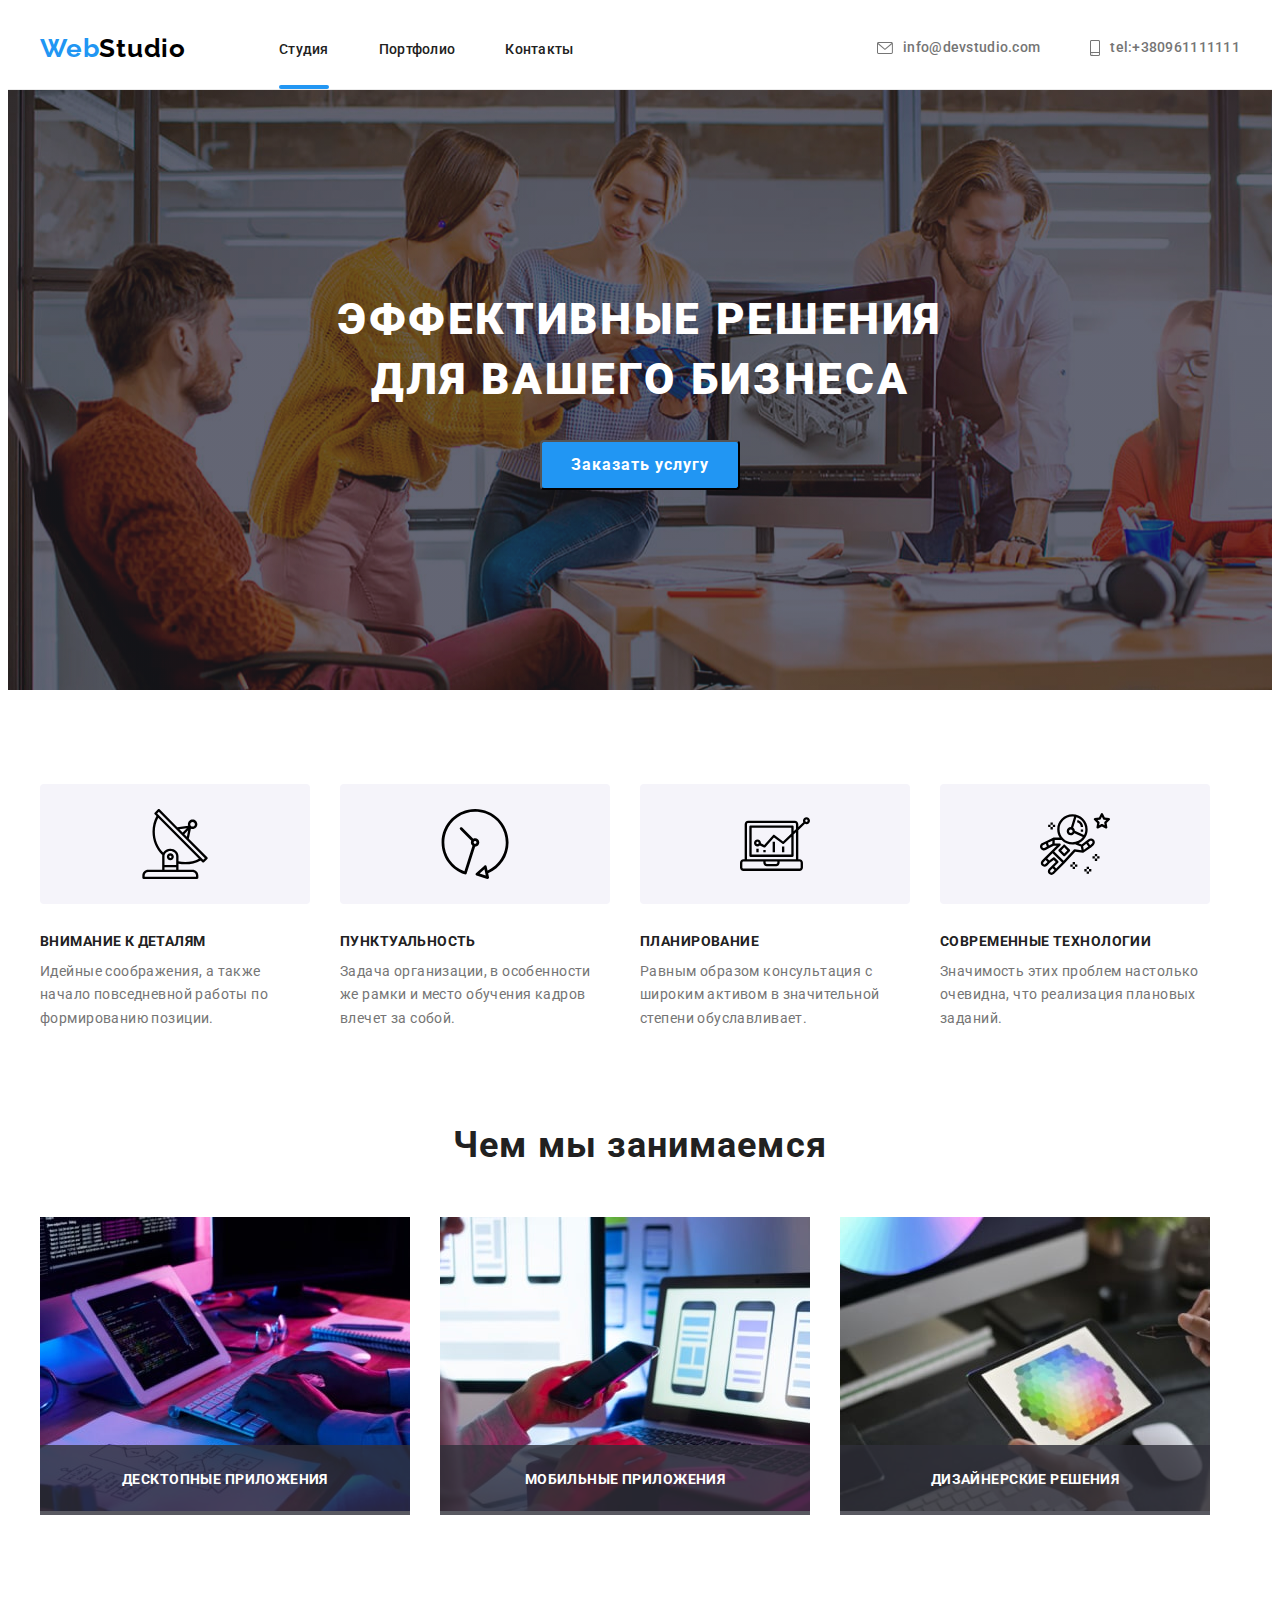
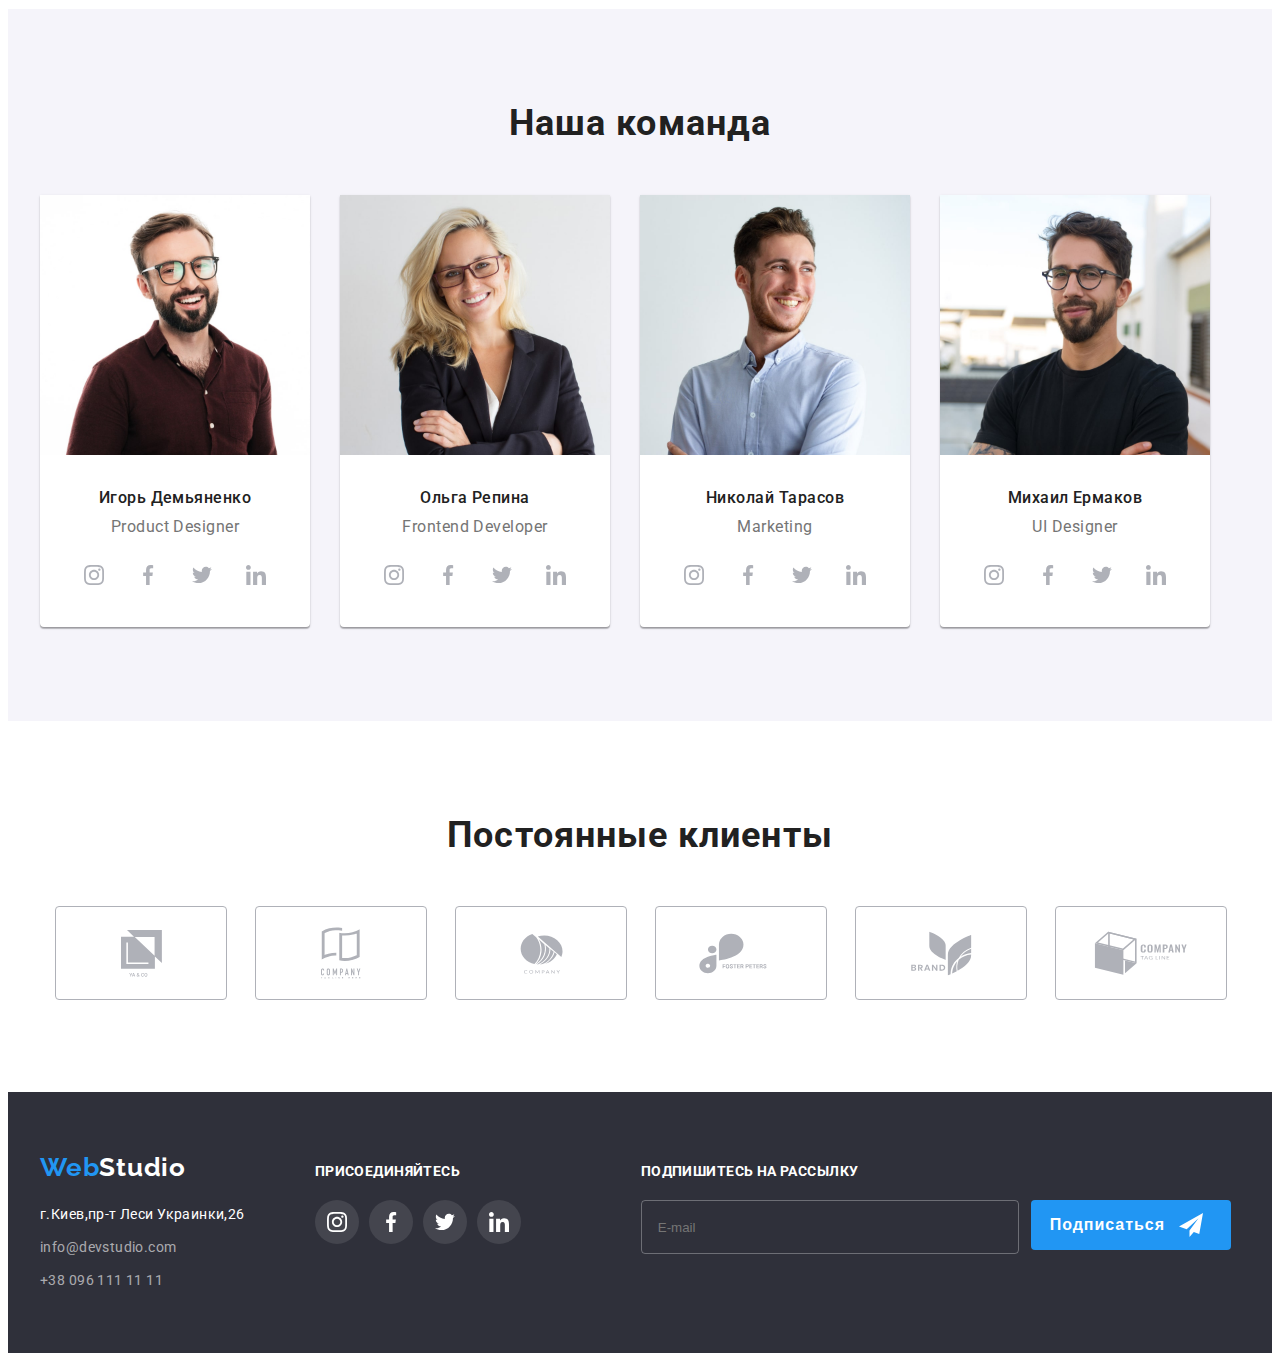
<file: index.html>
<!DOCTYPE html>
<html lang="ru">

<head>
    <meta charset="UTF-8">
    <meta http-equiv="X-UA-Compatible" content="IE=edge">
    <meta name="viewport" content="width=device-width, initial-scale=1.0">
    <title>WebStudio</title>
    <link rel="stylesheet" href="https://cdnjs.cloudflare.com/ajax/libs/modern-normalize/1.1.0/modern-normalize.min.css"
        integrity="sha512-wpPYUAdjBVSE4KJnH1VR1HeZfpl1ub8YT/NKx4PuQ5NmX2tKuGu6U/JRp5y+Y8XG2tV+wKQpNHVUX03MfMFn9Q=="
        crossorigin="anonymous" referrerpolicy="no-referrer" />   
    <link rel="stylesheet" href="./css/main.css">
    <link rel="preconnect" href="https://fonts.googleapis.com">
    <link rel="preconnect" href="https://fonts.gstatic.com" crossorigin>
    <link href="https://fonts.googleapis.com/css2?family=Roboto:wght@400;500;700;900&display=swap" rel="stylesheet">
    <link rel="preconnect" href="https://fonts.googleapis.com">
    <link rel="preconnect" href="https://fonts.gstatic.com" crossorigin>
    <link href="https://fonts.googleapis.com/css2?family=Raleway:wght@700&display=swap" rel="stylesheet">
</head>

<body>
    <header class="header">
        <div class="container header-container">
            <nav class="page-header-container">
                <a class="page-header-container__logo" lang="en" href="./index.html"><span class="logo-first">Web</span><span
                        class="logo-second">Studio</span></a>

                <ul class="nav-menu-list">
                    <li class="nav-menu-list__link" ><a class="nav-menu-list__item current" href="./index.html">Студия</a></li>
                    <li class="nav-menu-list__link" ><a class="nav-menu-list__item" href="./portfolio.html">Портфолио</a></li>
                    <li class="nav-menu-list__link" ><a class="nav-menu-list__item" href="">Контакты</a></li>
                </ul>
            </nav>
            <div class="header-right">
                    <li class="link">
                        <a class="link__item-connect" href="mailto:info@devstudio.com">info@devstudio.com
                            <svg class="link__header-icon" width="16" height="12">
                                <use class="link__header-icon-use" href="./images/sprite/Sprite.svg#icon-envelope-hover">
                                    "info@devstudio.com"
                    
                                </use>
                            </svg>
                        </a>
                    </li>
                    
                    <li class="link">
                        <a class="link__item-connect phone" href="tel:+380961111111">tel:+380961111111
                            <svg class="link__header-icon" width="10" height="16">
                                <use href="./images/sprite/Sprite.svg#icon-smartphone"></use>
                            </svg>
                        </a>
                    </li>
                
                
            </div>
        </div>
    </header>

    <main>
        <section>
            <div class="hero">
                <h1 class="hero__main">Эффективные решения для вашего бизнеса</h1>
                <button data-modal-open class="hero__btn-first" type="button">Заказать услугу</button>
            </div>

        </section>

        <section class="discription-a">
            <div class="container">
                <ul class="discription">
                    <li class="discription-list">
                        <div class="discription-card">
                            <svg class="discription-image" width="70" height="70">
                                <use href="./images/sprite/Sprite.svg#icon-antenna-1"></use>
                            </svg>
                        </div>
                        <h3 class="discription-chapter">Внимание к деталям</h3>
                        <p class="discription-text">Идейные соображения, а также начало повседневной работы по формированию
                            позиции.</p>
                    </li>
                    <li class="discription-list">
                        <div class="discription-card">
                            <svg class="discription-image" width="70" height="70">
                                <use href="./images/sprite/Sprite.svg#icon-Vector-1"></use>
                            </svg>
                        </div>
                        <h3 class="discription-chapter">Пунктуальность</h3>
                        <p class="discription-text">Задача организации, в особенности же рамки и место обучения кадров
                            влечет за собой.</p>
                    </li>
                    <li class="discription-list">
                        <div class="discription-card">
                            <svg class="discription-image" width="70" height="70">
                                <use href="./images/sprite/Sprite.svg#icon-diagram-1"></use>
                            </svg>
                        </div>
                        <h3 class="discription-chapter">Планирование</h3>
                        <p class="discription-text">Равным образом консультация с широким активом в значительной степени
                            обуславливает.</p>
                    </li>
                    <li class="discription-list">
                        <div class="discription-card">
                            <svg class="discription-image" width="70" height="70">
                                <use href="./images/sprite/Sprite.svg#icon-astronaut-1"></use>
                            </svg>
                        </div>
                        <h3 class="discription-chapter">Современные технологии</h3>
                        <p class="discription-text">Значимость этих проблем настолько очевидна, что реализация плановых
                            заданий.</p>
                    </li>
                </ul>
            </div>

        </section>

        <section class="main-job">
            <div class="container">
                <h2 class="photo">Чем мы занимаемся</h2>
                <ul class="tt-decor list-job">
                    <li class="list-job__image-link"><img src="./images/images-job/img1.jpg" width="370" height="294"
                                alt="Человек работает на планшете и стационарном компьютере">
                         <h3 class="list-job__fon">Десктопные приложения</h3>
                    </li>
                   
                    <li class="list-job__image-link"><img src="./images/images-job/img2.jpg" width="370" height="294">
                    <h3 class="list-job__fon">Мобильные приложения</h3></li>
                    <li class="list-job__image-link"><img src="./images/images-job/img3.jpg" width="370" height="294"
                            alt="Человек держит планшет с цветным графичным изображением">
                        <h3 class="list-job__fon">Дизайнерские решения</h3></li>
                </ul>
            </div>

        </section>

        <section class="section-command">
            <div class="container">
                <h2 class="command">Наша команда</h2>
                <ul class="discription">
                    <div class="discription__card-command">
                        <li>
                            <img src="./images/img-command/img1.jpg" width="270" height="260" alt="Сотрудник компании">
                            <h3 class="discription__name">Игорь Демьяненко</h3>
                            <p class="discription__profession" lang="en">Product Designer</p>
                            <ul class="container-soc tt-decor">
                                <li class="container-soc__soc">
                                    <a href="" class="container-soc__link-soc">
                                        <svg class="container-soc__icon-soc" width="20" height="20">
                                            <use href="./images/sprite/Sprite.svg#icon-instagram-2"></use>
                                        </svg>
                                    </a>
                                </li>
                                <li class="container-soc__soc">
                                    <a href="" class="container-soc__link-soc">
                                        <svg class="container-soc__icon-soc" width="20" height="20">
                                            <use href="./images/sprite/Sprite.svg#icon-facebook"></use>
                                        </svg>
                                    </a>
                                </li>
                                <li class="container-soc__soc">
                                    <a href="" class="container-soc__link-soc">
                                        <svg class="container-soc__icon-soc" width="20" height="20">
                                            <use href="./images/sprite/Sprite.svg#icon-twitter-1"></use>
                                        </svg>
                                    </a>
                                </li>
                                <li class="container-soc__soc">
                                    <a href="" class="container-soc__link-soc">
                                        <svg class="container-soc__icon-soc" width="20" height="20">
                                            <use href="./images/sprite/Sprite.svg#icon-linkedin-1"></use>
                                        </svg>
                                    </a>
                                </li>
                            </ul>
                        </li>
                    </div>
                    <div class="discription__card-command">
                        <li>
                            <img src="./images/img-command/img2.jpg" width="270" height="260" alt="Сотрудник компании">
                            <h3 class="discription__name">Ольга Репина</h3>
                            <p class="discription__profession" lang="en">Frontend Developer</p>
                            <ul class="container-soc tt-decor">
                                <li class="container-soc__soc">
                                    <a href="" class="container-soc__link-soc">
                                        <svg class="container-soc__icon-soc" width="20" height="20">
                                            <use href="./images/sprite/Sprite.svg#icon-instagram-2"></use>
                                        </svg>
                                    </a>
                                </li>
                                <li class="container-soc__soc">
                                    <a href="" class="container-soc__link-soc">
                                        <svg class="container-soc__icon-soc" width="20" height="20">
                                            <use href="./images/sprite/Sprite.svg#icon-facebook"></use>
                                        </svg>
                                    </a>
                                </li>
                                <li class="container-soc__soc">
                                    <a href="" class="container-soc__link-soc">
                                        <svg class="container-soc__icon-soc" width="20" height="20">
                                            <use href="./images/sprite/Sprite.svg#icon-twitter-1"></use>
                                        </svg>
                                    </a>
                                </li>
                                <li class="container-soc__soc">
                                    <a href="" class="container-soc__link-soc">
                                        <svg class="container-soc__icon-soc" width="20" height="20">
                                            <use href="./images/sprite/Sprite.svg#icon-linkedin-1"></use>
                                        </svg>
                                    </a>
                                </li>
                            </ul>
                        </li>
                    </div>
                    <div class="discription__card-command">
                        <li>
                            <img src="./images/img-command/img3.jpg" width="270" height="260" alt="Сотрудник компании">
                            <h3 class="discription__name">Николай Тарасов</h3>
                            <p class="discription__profession" lang="en">Marketing</p>
                            <ul class="container-soc tt-decor">
                                <li class="container-soc__soc">
                                    <a href="" class="container-soc__link-soc">
                                        <svg class="container-soc__icon-soc" width="20" height="20">
                                            <use href="./images/sprite/Sprite.svg#icon-instagram-2"></use>
                                        </svg>
                                    </a>
                                </li>
                                <li class="container-soc__soc">
                                    <a href="" class="container-soc__link-soc">
                                        <svg class="container-soc__icon-soc" width="20" height="20">
                                            <use href="./images/sprite/Sprite.svg#icon-facebook"></use>
                                        </svg>
                                    </a>
                                </li>
                                <li class="container-soc__soc">
                                    <a href="" class="container-soc__link-soc">
                                        <svg class="container-soc__icon-soc" width="20" height="20">
                                            <use href="./images/sprite/Sprite.svg#icon-twitter-1"></use>
                                        </svg>
                                    </a>
                                </li>
                                <li class="container-soc__soc">
                                    <a href="" class="container-soc__link-soc">
                                        <svg class="container-soc__icon-soc" width="20" height="20">
                                            <use href="./images/sprite/Sprite.svg#icon-linkedin-1"></use>
                                        </svg>
                                    </a>
                                </li>
                            </ul>
                        </li>
                    </div>
                    <div class="discription__card-command">
                        <li>
                            <img src="./images/img-command/img4.jpg" width="270" height="260" alt="Сотрудник компании">
                            <h3 class="discription__name">Михаил Ермаков</h3>
                            <p class="discription__profession" lang="en">UI Designer</p>
                            <ul class="container-soc tt-decor">
                                <li class="container-soc__soc">
                                    <a href="" class="container-soc__link-soc">
                                        <svg class="container-soc__icon-soc" width="20" height="20">
                                            <use href="./images/sprite/Sprite.svg#icon-instagram-2"></use>
                                        </svg>
                                    </a>
                                </li>
                                <li class="container-soc__soc">
                                    <a href="" class="container-soc__link-soc">
                                        <svg class="container-soc__icon-soc" width="20" height="20">
                                            <use href="./images/sprite/Sprite.svg#icon-facebook"></use>
                                        </svg>
                                    </a>
                                </li>
                                <li class="container-soc__soc">
                                    <a href="" class="container-soc__link-soc">
                                        <svg class="container-soc__icon-soc" width="20" height="20">
                                            <use href="./images/sprite/Sprite.svg#icon-twitter-1"></use>
                                        </svg>
                                    </a>
                                </li>
                                <li class="container-soc__soc">
                                    <a href="" class="container-soc__link-soc">
                                        <svg class="container-soc__icon-soc" width="20" height="20">
                                            <use href="./images/sprite/Sprite.svg#icon-linkedin-1"></use>
                                        </svg>
                                    </a>
                                </li>
                            </ul>
                        </li>
                    </div>
                </ul>
            </div>
        </section>
        <section class="section-company">
            <div class="container">
                <h2 class="section-company__clients">Постоянные клиенты</h2>
                <ul class="companys">

                    <li class="companys__list-company  tt-decor">
                        <a href="" class="companys__link-company">
                            <svg class="companys__company-icon" width="41" height="47">
                                <use href="./images/sprite/Sprite.svg#icon-Union"></use>
                            </svg>
                        </a>
                    </li>
                    <li class="companys__list-company tt-decor">
                        <a href="" class="companys__link-company">
                            <svg class="companys__company-icon" width="40" height="52">
                                <use href="./images/sprite/Sprite.svg#icon-group"></use>
                            </svg>
                        </a>
                    </li>
                    <li class="companys__list-company tt-decor">
                        <a href="" class="companys__link-company">
                            <svg class="companys__company-icon" width="43" height="41">
                                <use href="./images/sprite/Sprite.svg#icon-group-1"></use>
                            </svg>
                        </a>
                    </li>
                    <li class="companys__list-company tt-decor">
                        <a href="" class="companys__link-company">
                            <svg class="companys__company-icon" width="84" height="41">
                                <use href="./images/sprite/Sprite.svg#icon-group-2"></use>
                            </svg>
                        </a>
                    </li>
                    <li class="companys__list-company tt-decor">
                        <a href="" class="companys__link-company">
                            <svg class="companys__company-icon" width="63" height="45">
                                <use href="./images/sprite/Sprite.svg#icon-group-3-1"></use>
                            </svg>
                        </a>
                    </li>
                    <li class="companys__list-company tt-decor">
                        <a href="" class="companys__link-company">
                            <svg class="companys__company-icon" width="94" height="44">
                                <use href="./images/sprite/Sprite.svg#icon-group-4-1"></use>
                            </svg>
                        </a>
                    </li>
            </div>
            </ul>
            </div>
        </section>
    </main>

    <footer class="footer">
        <div class="container footer-container">
            <div class="footer-logo-contact">
                <a class="logo-footer" lang="en" href="./index.html"><span class="logo-first">Web</span><span
                        class="logo-second-w">Studio</span></a>
                <ul class="footer-contact-list">
                    <li class="footer-contact-list__footer-contact"><a class="footer-contact-list__map-item" href="https://goo.gl/maps/ncEjKkmwe7wm9tHb9"
                            rel="noopener noreferrer">г.Киев,пр-т Леси Украинки,26</a></li>
                    <li class="footer-contact-list__footer-contact"><a class="footer-contact-list__email" href="mailto:info@devstudio.com">info@devstudio.com</a>
                    </li>
                    <li class="footer-contact-list__footer-contact"><a class="footer-contact-list__tel" href="tel:+380961111111">+38 096 111 11 11</a></li>
                </ul>
            </div>
            <div>
                <h3 class="footer-text">ПРИСОЕДИНЯЙТЕСЬ</h3>
                <ul class="footer-soc tt-decor">
                    <li class="footer-soc__footer-list">
                        <a href="" class="footer-soc__footer-link">
                            <svg class="footer-soc__footer-image" width="20" height="20">
                                <use href="./images/sprite/Sprite.svg#icon-instagram-2"></use>
                            </svg>
                        </a>
                    </li>
                    <li class="footer-soc__footer-list">
                        <a href="" class="footer-soc__footer-link">
                            <svg class="footer-soc__footer-image" width="20" height="20">
                                <use href="./images/sprite/Sprite.svg#icon-facebook"></use>
                            </svg>
                        </a>
                    </li>
                    <li class="footer-soc__footer-list">
                        <a href="" class="footer-soc__footer-link">
                            <svg class="footer-soc__footer-image" width="20" height="20">
                                <use href="./images/sprite/Sprite.svg#icon-twitter-1"></use>
                            </svg>
                        </a>
                    </li>
                    <li class="footer-soc__footer-list">
                        <a href="" class="footer-soc__footer-link">
                            <svg class="footer-soc__footer-image" width="20" height="20">
                                <use href="./images/sprite/Sprite.svg#icon-linkedin-1"></use>
                            </svg>
                        </a>
                    </li>
                </ul>
                </div>
                <div class="footer-link-second">
                    <h3 class="footer-text-subscribe">Подпишитесь на рассылку</h3>
                    <form class="footer-subscribe">
                        <input name="email" type="email" placeholder="E-mail" class="footer-subscribe__input">
                        <div class="footer-subscribe__footer-container-second">
                            <button class="footer-subscribe__footer-btn" type="submit">Подписаться</button>
                            <svg class="footer-subscribe__footer-svg-telegram" width="24" height="24">
                                <use href="./images/sprite/Sprite.svg#icon-Telegram"></use>
                            </svg>
                        </div>
                    </form>
                </div>
       </div>
    </footer>

    <div class="backdrop is-hidden" data-modal>
        <div class="modal">
            <button class="modal__link" type="button" data-modal-close>
                <svg class="modal__img" width="11" height="11">
                    <use href="./images/sprite/Sprite.svg#icon-Close"></use>
                </svg>
            </button>
            <form>
                <b class="modal__title">Оставьте свои данные, мы вам перезвоним</b>
                
                <div class="modal__form-field">
                    <label for="modal__input-name" class="modal__form-label">Имя</label>
                    <span class="modal__input-wrap">
                        <input type="text" id="input-name" class="modal__form-input" name="modal-name">
                        <svg class="modal__form-icon" width="12" height="12">
                            <use href="./images/sprite/Sprite.svg#icon-User"></use>
                        </svg>
                    </span>
                    
                </div>
              
                <div class="modal__form-field">
                    <label for="tel" class="modal__form-label">Телефон</label>
                    <span class="modal__input-wrap">
                    <input type="tel" id="input-tel" class="modal__form-input" name="modal-tel">
                    <svg class="modal__form-icon" width="13" height="13">
                        <use href="./images/sprite/Sprite.svg#icon-Telephone"></use>
                    </svg>
                    </span>
                </div>
                
                <div class="modal__form-field">
                    <label for="input-email" class="modal__form-label">Почта</label>
                    <span class="modal__input-wrap">
                    <input type="email" id="input-email" class="modal__form-input" name="modal-email">
                    <svg class="modal__form-icon" width="15" height="12">
                        <use href="./images/sprite/Sprite.svg#icon-Email"></use>
                    </svg>
                    </span>
                </div>
                <div class="modal__form-field">
                    <label for="comment" class="modal__form-label">Комментарий</label>
                    <textarea name="modal-comment" id="comment" placeholder="Введите текст" class="modal__comment"></textarea>
                </div>
                <div class="modal__form-field-end">
                    <input type="checkbox" class="modal__checkbox visually-hidden" name="policy" id="check">
                    <label for="check" class="modal__check-label">
                        <span class="modal__label-check">
                            <svg width="11" height="8">
                                <use href="./images/sprite/Sprite.svg#icon-Ok"></use>
                            </svg>
                        </span>Соглашаюсь с рассылкой и принимаю <a class="modal__contract" href="#"> Условия договора </a> </label>
                </div>
                <button type="submit" class="modal__btn">Отправить</button>
                

            </form>
        </div>
    </div>

    <script>
        (() => {
                const refs = {
                    openModalBtn: document.querySelector('[data-modal-open]'),
                    closeModalBtn: document.querySelector('[data-modal-close]'),
                    modal: document.querySelector('[data-modal]'),
                };

                refs.openModalBtn.addEventListener('click', toggleModal);
                refs.closeModalBtn.addEventListener('click', toggleModal);

                function toggleModal() {
                    refs.modal.classList.toggle('is-hidden');
                }
            })();
    </script>
</body>

</html>
</file>
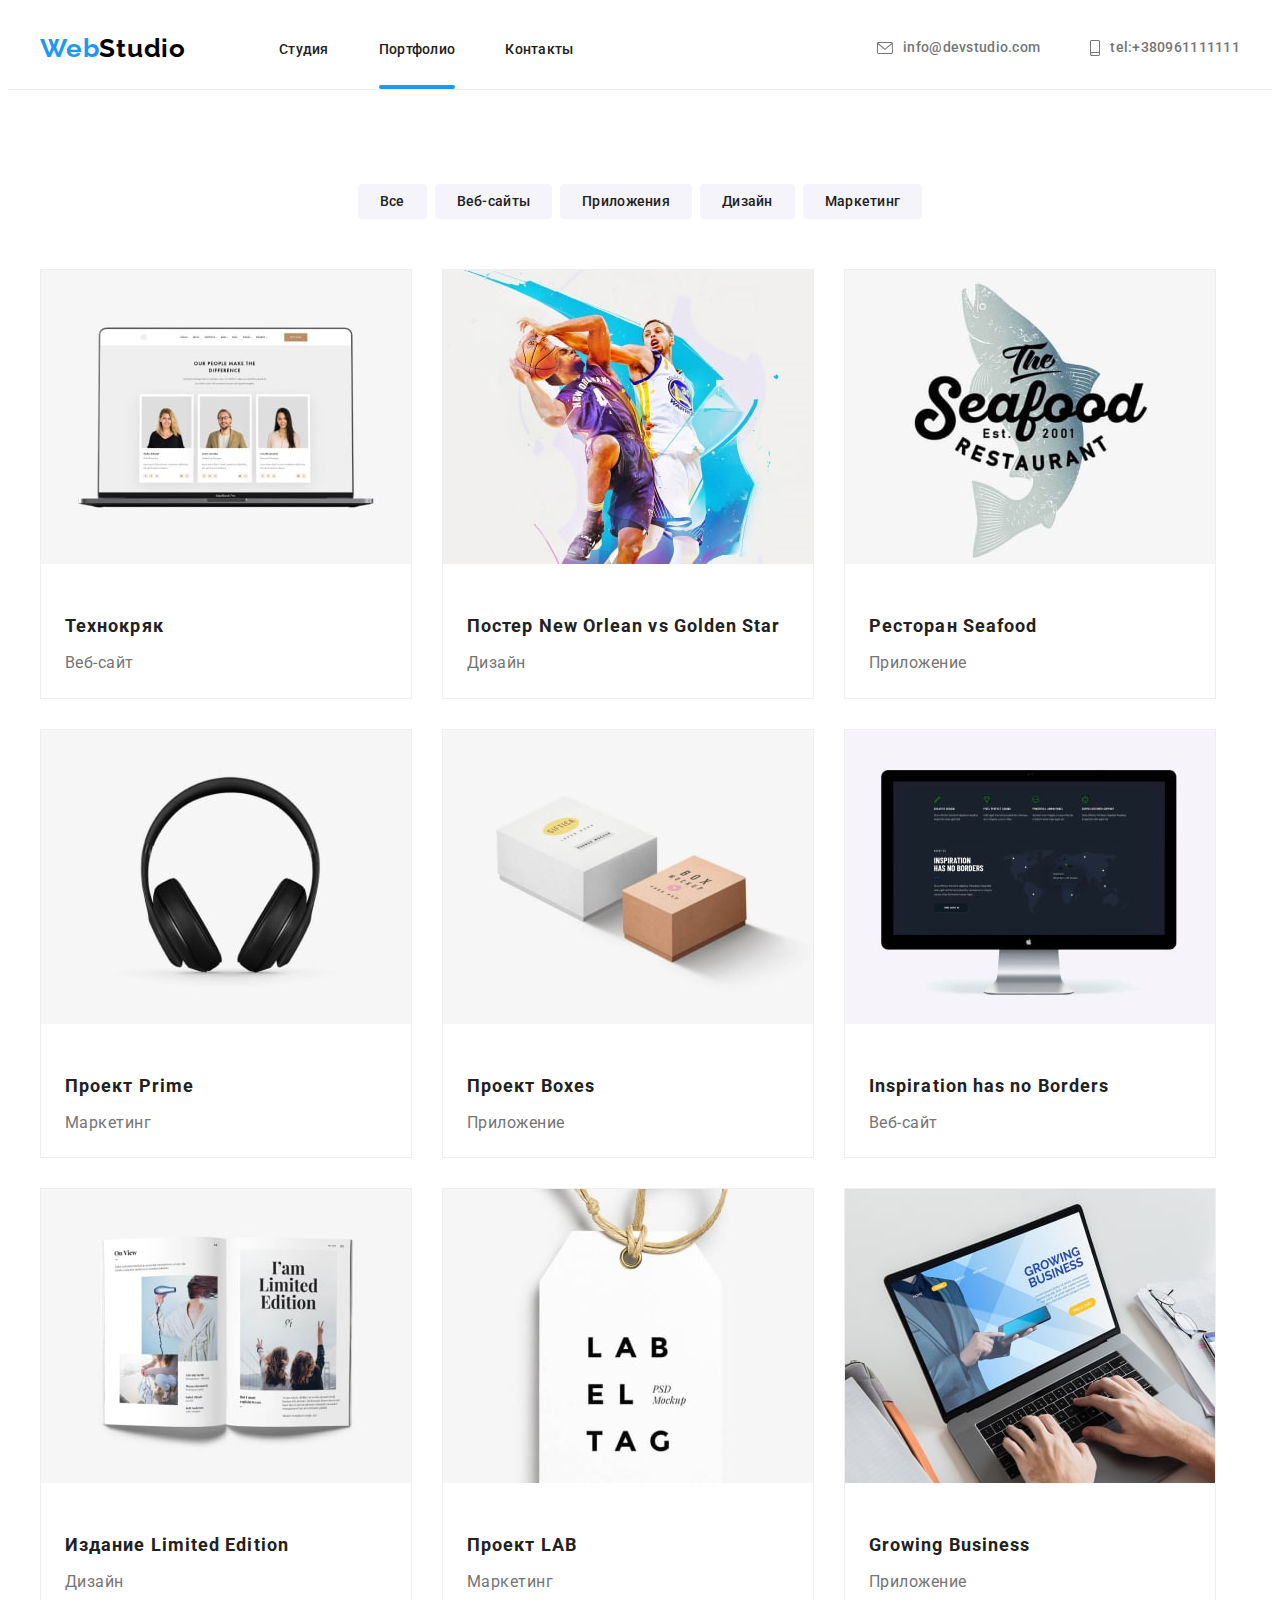
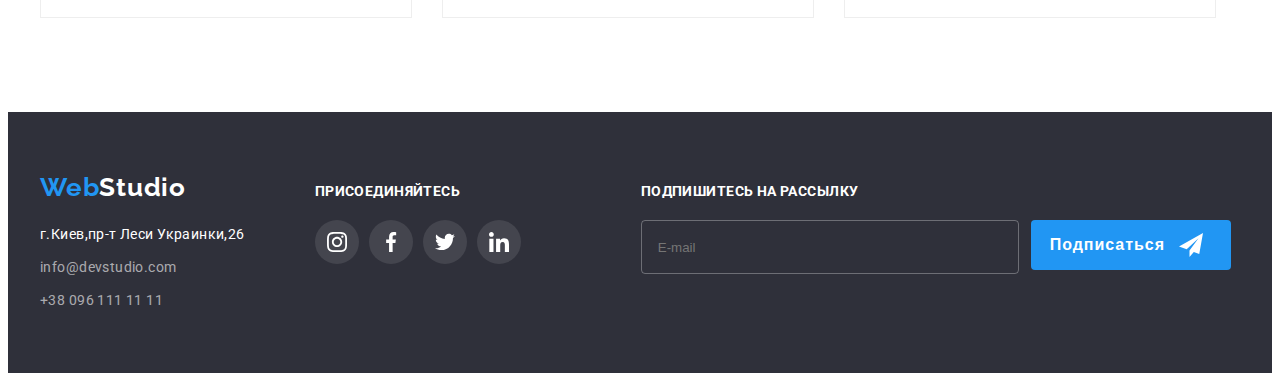
<file: portfolio.html>
<!DOCTYPE html>
<html lang="ru">

<head>
    <meta charset="UTF-8">
    <meta http-equiv="X-UA-Compatible" content="IE=edge">
    <meta name="viewport" content="width=device-width, initial-scale=1">
    <title>Портфолио</title>
    <link rel="stylesheet" href="https://cdnjs.cloudflare.com/ajax/libs/modern-normalize/1.1.0/modern-normalize.min.css"
        integrity="sha512-wpPYUAdjBVSE4KJnH1VR1HeZfpl1ub8YT/NKx4PuQ5NmX2tKuGu6U/JRp5y+Y8XG2tV+wKQpNHVUX03MfMFn9Q=="
        crossorigin="anonymous" referrerpolicy="no-referrer" />
    <link rel="stylesheet" href="./css/portfolio.css">
    <link rel="preconnect" href="https://fonts.googleapis.com">
    <link rel="preconnect" href="https://fonts.gstatic.com" crossorigin>
    <link href="https://fonts.googleapis.com/css2?family=Roboto:wght@400;500;700;900&display=swap" rel="stylesheet">
    <link rel="preconnect" href="https://fonts.googleapis.com">
    <link rel="preconnect" href="https://fonts.gstatic.com" crossorigin>
    <link href="https://fonts.googleapis.com/css2?family=Raleway:wght@700&display=swap" rel="stylesheet">
</head>

<body>
    <header class="header">
        <div class="container header-container">
            <nav class="page-header-container">
                <a class="nav-logo" lang="en" href="./index.html"> <span class="logo-first">Web</span><span
                        class="logo-second">Studio</span></a>
                <ul class="nav-menu">
                    <li class="menu"><a class="item" href="./index.html">Студия</a></li>
                    <li class="menu"><a class="item current" href="./portfolio.html">Портфолио</a></li>
                    <li class="menu"><a class="item" href="">Контакты</a></li>
                </ul>
            </nav>
            <div class="header-right">
                <li class="li">
                    <a class="item-connect" href="mailto:info@devstudio.com">info@devstudio.com
                    <svg class="header-icon" width="16" height="12">
                        <use class="header-icon-use" href="./images/sprite/Sprite.svg#icon-envelope-hover"> "info@devstudio.com"
                            
                        </use>
                    </svg>
                </a>
                </li>
                
                <li class="li">
                    <a class="item-connect phone" href="tel:+380961111111">tel:+380961111111
                        <svg class="header-icon" width="10" height="16">
                            <use href="./images/sprite/Sprite.svg#icon-smartphone"></use>
                        </svg>
                    </a>
                </li>
                
            </div>
        </div>
     </header>
        <main>
            <section class="main-section">
                <div class="container" >
                    <ul class="tt-decor menu-content">
                            <li class="menu-nav"><button class="item-menu btn-second" type="button">Все</button>
                            <li class="menu-nav"><button class="item-menu btn-second" type="button">Веб-сайты</button>
                            <li class="menu-nav"><button class="item-menu btn-second" type="button">Приложения</button>
                            <li class="menu-nav"><button class="item-menu btn-second" type="button">Дизайн</button>
                            <li class="menu-nav"><button class="item-menu btn-second" type="button">Маркетинг</button>
                    </ul>
                    
                    <ul class="tt-decor card">
                        <li class="card-item">
                                <div class="card-overlay">
                                    <img src="./images/im-port/img1-min.jpg" alt="">
                                    <p class="text-overlay">Технокряк это современная площадка распространения коронавируса. Компании используют эту платформу
                                        для цифрового
                                        шпионажа и атак на защищённые сервера конкурентов.</p>
                                </div>
            
                                <div class="card-border">
                                    <h3 class="project">Технокряк</h3>
                                    <p class="view">Веб-сайт</p>
                                </div>
                        </li>

                        <li class="card-item">
                            
                                <div class="card-overlay">
                                    <img src="./images/im-port/img2-min.jpg" alt="">
                                    <p class="text-overlay">Технокряк это современная площадка распространения коронавируса. Компании используют эту
                                        платформу для цифрового
                                        шпионажа и атак на защищённые сервера конкурентов.</p>
                                </div>
                            
                            <div class="card-border">
                                <h3 class="project">Постер New Orlean vs Golden Star</h3>
                                <p class="view">Дизайн</p>
                            </div>
                       </li>

                        <li class="card-item">
                            
                                <div class="card-overlay">
                                    <img src="./images/im-port/img3-min.jpg" alt="">
                                    <p class="text-overlay">Технокряк это современная площадка распространения коронавируса. Компании используют эту
                                        платформу для цифрового
                                        шпионажа и атак на защищённые сервера конкурентов.</p>
                                </div>
                            
                            <div class="card-border">
                                <h3 class="project">Ресторан Seafood</h3>
                                <p class="view">Приложение</p>
                            </div>
                        
                        </li>

                        <li class="card-item">
                            
                                <div class="card-overlay">
                                    <img src="./images/im-port/img4-min.jpg" alt="">
                                    <p class="text-overlay">Технокряк это современная площадка распространения коронавируса. Компании используют эту
                                        платформу для цифрового
                                        шпионажа и атак на защищённые сервера конкурентов.</p>
                                </div>
                            
                            <div class="card-border">
                                <h3 class="project">Проект Prime</h3>
                                <p class="view">Маркетинг</p>
                            </div>
                        
                        </li>

                        <li class="card-item">
                            
                                <div class="card-overlay">
                                    <img src="./images/im-port/img5-min.jpg" alt="">
                                    <p class="text-overlay">Технокряк это современная площадка распространения коронавируса. Компании используют эту
                                        платформу для цифрового
                                        шпионажа и атак на защищённые сервера конкурентов.</p>
                                </div>
                            
                            <div class="card-border">
                                <h3 class="project">Проект Boxes</h3>
                                <p class="view">Приложение</p>
                            </div>
                        
                        </li>

                        <li class="card-item">
                            
                                <div class="card-overlay">
                                    <img src="./images/im-port/img6-min.jpg" alt="">
                                    <p class="text-overlay">Технокряк это современная площадка распространения коронавируса. Компании используют эту
                                        платформу для цифрового
                                        шпионажа и атак на защищённые сервера конкурентов.</p>
                                </div>
                            </article>
                            <div class="card-border">
                                <h3 class="project">Inspiration has no Borders</h3>
                                <p class="view">Веб-сайт</p>
                            </div>
                        
                        </li>

                        <li class="card-item">
                            
                                <div class="card-overlay">
                                    <img src="./images/im-port/img7-min.jpg" alt="">
                                    <p class="text-overlay">Технокряк это современная площадка распространения коронавируса. Компании используют эту
                                        платформу для цифрового
                                        шпионажа и атак на защищённые сервера конкурентов.</p>
                                </div>
                            </article>
                            <div class="card-border">
                                <h3 class="project">Издание Limited Edition</h3>
                                <p class="view">Дизайн</p>
                            </div>
                        
                        </li>

                        <li class="card-item">
                            
                                <div class="card-overlay">
                                    <img src="./images/im-port/img8-min.jpg" alt="">
                                    <p class="text-overlay">Технокряк это современная площадка распространения коронавируса. Компании используют эту
                                        платформу для цифрового
                                        шпионажа и атак на защищённые сервера конкурентов.</p>
                                </div>
                            </article>
                            <div class="card-border">
                                <h3 class="project">Проект LAB</h3>
                                <p class="view">Маркетинг</p>
                            </div>
                        
                        </li>

                        <li class="card-item">
                            
                                <div class="card-overlay">
                                    <img src="./images/im-port/img9-min.jpg" alt="">
                                    <p class="text-overlay">Технокряк это современная площадка распространения коронавируса. Компании используют эту
                                        платформу для цифрового
                                        шпионажа и атак на защищённые сервера конкурентов.</p>
                                </div>
                            </article>
                            <div class="card-border">
                                <h3 class="project">Growing Business</h3>
                                <p class="view">Приложение</p>
                            </div>
                        
                        </li>
                </ul>
            </div>
    
        </div>
    </section>
    <footer class="footer">
        <div class="container footer-container">
            <div class="footer-logo-contact">
                <a class="logo-footer" lang="en" href="./index.html"><span class="logo-first">Web</span><span
                        class="logo-second-w">Studio</span></a>
                <ul class="tt-decor">
                    <li class="footer-contact"><a class="map-item" href="https://goo.gl/maps/ncEjKkmwe7wm9tHb9"
                            rel="noopener noreferrer">г.Киев,пр-т Леси Украинки,26</a></li>
                    <li class="footer-contact"><a class="email" href="mailto:info@devstudio.com">info@devstudio.com</a>
                    </li>
                    <li class="footer-contact"><a class="tel" href="tel:+380961111111">+38 096 111 11 11</a></li>
                </ul>
            </div>
            <div>
                <h3 class="footer-text">ПРИСОЕДИНЯЙТЕСЬ</h3>
                <ul class="footer-soc tt-decor">
                    <li class="footer-list">
                        <a href="" class="footer-link">
                            <svg class="footer-image" width="20" height="20">
                                <use href="./images/sprite/Sprite.svg#icon-instagram-2"></use>
                            </svg>
                        </a>
                    </li>
                    <li class="footer-list">
                        <a href="" class="footer-link">
                            <svg class="footer-image" width="20" height="20">
                                <use href="./images/sprite/Sprite.svg#icon-facebook"></use>
                            </svg>
                        </a>
                    </li>
                    <li class="footer-list">
                        <a href="" class="footer-link">
                            <svg class="footer-image" width="20" height="20">
                                <use href="./images/sprite/Sprite.svg#icon-twitter-1"></use>
                            </svg>
                        </a>
                    </li>
                    <li class="footer-list">
                        <a href="" class="footer-link">
                            <svg class="footer-image" width="20" height="20">
                                <use href="./images/sprite/Sprite.svg#icon-linkedin-1"></use>
                            </svg>
                        </a>
                    </li>
                </ul>
            </div>
            <div class="footer-link-second">
                <h3 class="footer-text-subscribe">Подпишитесь на рассылку</h3>
                <form class="footer-subscribe">
                    <input name="email" type="email" placeholder="E-mail" class="footer-subscribe-input">
                    <div class="footer-container-second">
                        <button class="footer-btn" type="submit">Подписаться</button>
                        <svg class="footer-svg-telegram" width="24" height="24">
                            <use href="./images/sprite/Sprite.svg#icon-Telegram"></use>
                        </svg>
                    </div>
                </form>
            </div>
        </div>
    </footer>
    

</body>
</html>
</file>
<file: css/main.css>
.container {
  width: 1200px;
  padding-right: 15px;
  padding-left: 15px;
  margin: 0 auto;
}

:root {
  --logo: #2196f3;
  --text: #212121;
  --title: #ffffff;
  --main-text-color: #757575;
  --time-animation: 250ms;
  --cubik-transform: cubic-bezier(0.4, 0, 0.2, 1);
}

body {
  font-family: Roboto, sans-serif;
  color: #212121;
}

h1,
h2,
h3,
p {
  margin-top: 0;
  margin-bottom: 0;
}

ul {
  margin-top: 0;
  margin-bottom: 0;
  margin-left: 0;
  margin-right: 0;
  padding-left: 0;
  padding-right: 0;
}

.visually-hidden {
  position: absolute;
  width: 1px;
  height: 1px;
  margin: -1px;
  padding: 0;
  overflow: hidden;
  border: 0;
  clip: rect(0 0 0 0);
}

.header-container {
  display: -webkit-box;
  display: -ms-flexbox;
  display: flex;
  -webkit-box-align: center;
      -ms-flex-align: center;
          align-items: center;
  margin-left: auto;
}

.header {
  border-bottom: 1px solid #ececec;
  position: relative;
}

.page-header-container {
  display: -webkit-box;
  display: -ms-flexbox;
  display: flex;
  -webkit-box-align: center;
      -ms-flex-align: center;
          align-items: center;
}

.page-header-container__logo {
  text-decoration: none;
  list-style: none;
  margin-right: 93px;
  padding-top: 25px;
  padding-bottom: 25px;
}

.nav-menu-list {
  display: -webkit-box;
  display: -ms-flexbox;
  display: flex;
  -webkit-box-align: center;
      -ms-flex-align: center;
          align-items: center;
  text-decoration: none;
  list-style: none;
  /* padding-top: 32px;
  padding-bottom: 32px; */
}

.header-right {
  margin-left: auto;
  display: -webkit-box;
  display: -ms-flexbox;
  display: flex;
  -webkit-box-align: center;
      -ms-flex-align: center;
          align-items: center;
  text-decoration: none;
  list-style: none;
  padding-top: 32px;
  padding-bottom: 32px;
}

.nav-contact-list {
  padding-right: 50px;
}

.tt-decor {
  text-decoration: none;
  list-style: none;
}

.logo-second {
  font-family: Raleway;
  color: #000;
  font-weight: 700;
  font-size: 26px;
  line-height: 1.19;
  letter-spacing: 0.03em;
}

.logo-first {
  font-family: Raleway;
  font-weight: 700;
  font-size: 26px;
  line-height: 1.19;
  letter-spacing: 0.03em;
  color: #2196f3;
}

.logo-second-w {
  font-family: Raleway;
  font-weight: 700;
  font-size: 26px;
  line-height: 1.19;
  letter-spacing: 0.03em;
  color: #ffffff;
}

.nav-menu-list__item {
  position: relative;
  font-weight: 500;
  font-size: 14px;
  line-height: 1.14;
  letter-spacing: 0.02em;
  color: var(--text);
  text-decoration: none;
  list-style: none;
  padding-top: 32px;
  padding-bottom: 32px;
  -webkit-transition-duration: var(--time-animation);
          transition-duration: var(--time-animation);
  -webkit-transition-timing-function: var(--time-animation);
          transition-timing-function: var(--time-animation);
}

.nav-menu-list__item:hover, .nav-menu-list__item:focus {
  color: var(--logo);
}

.nav-menu-list__link {
  display: block;
  position: relative;
}

.nav-menu-list__link:not(:last-child) {
  margin-right: 50px;
}

.current::after {
  position: absolute;
  display: block;
  left: 0;
  bottom: 0;
  content: "";
  background-color: var(--logo);
  border-radius: 2px;
  width: 100%;
  height: 4px;
  -webkit-transition-duration: var(--time-animation);
          transition-duration: var(--time-animation);
  -webkit-transition-timing-function: var(--time-animation);
          transition-timing-function: var(--time-animation);
}

.link__item-connect {
  display: -webkit-box;
  display: -ms-flexbox;
  display: flex;
  -webkit-box-orient: horizontal;
  -webkit-box-direction: reverse;
      -ms-flex-direction: row-reverse;
          flex-direction: row-reverse;
  -webkit-box-align: center;
      -ms-flex-align: center;
          align-items: center;
  color: var(--main-text-color);
  text-decoration: none;
  list-style: none;
  font-style: normal;
  font-weight: 500;
  font-size: 14px;
  line-height: 1.14;
  letter-spacing: 0.02em;
  -webkit-transition-duration: var(--time-animation);
          transition-duration: var(--time-animation);
  -webkit-transition-timing-function: var(--time-animation);
          transition-timing-function: var(--time-animation);
}

.link__item-connect:hover, .link__item-connect:focus {
  color: var(--logo);
}

.link:not(:last-child) {
  margin-right: 50px;
}

.link__header-icon {
  fill: currentColor;
  margin-right: 10px;
}

.link__header-icon:hover, .link__header-icon:focus {
  fill: currentColor;
}

.hero {
  text-align: center;
  padding-top: 200px;
  margin: 0 auto;
  padding-bottom: 200px;
  background: #c4c4c4;
  background-image: -webkit-gradient(linear, left top, left bottom, from(rgba(47, 48, 58, 0.4)), to(rgba(47, 48, 58, 0.4))), url(../images/Hero/bg-image.jpg);
  background-image: linear-gradient(rgba(47, 48, 58, 0.4), rgba(47, 48, 58, 0.4)), url(../images/Hero/bg-image.jpg);
}

.hero__main {
  font-weight: 900;
  font-size: 44px;
  line-height: 1.36;
  width: 696px;
  margin: 0 auto;
  letter-spacing: 0.06em;
  margin-bottom: 30px;
  text-transform: uppercase;
  color: var(--title);
}

.hero__btn-first {
  font-family: Roboto;
  font-style: normal;
  font-weight: bold;
  font-size: 16px;
  line-height: 1.87;
  border-radius: 4px;
  margin: 0 auto;
  width: 200px;
  height: 50px;
  cursor: pointer;
  text-align: center;
  letter-spacing: 0.06em;
  color: var(--title);
  background-color: var(--logo);
}

.discription-card {
  width: 270px;
  height: 120px;
  background: #f5f4fa;
  border-radius: 4px;
  margin-bottom: 30px;
}

.discription-image {
  margin: 25px 100px;
}

.discription {
  display: -webkit-box;
  display: -ms-flexbox;
  display: flex;
  text-decoration: none;
  list-style: none;
}

.discription-a {
  padding-bottom: 94px;
  padding-top: 94px;
}

.discription-list {
  width: 270px;
}

.discription-list:not(:last-child) {
  margin-right: 30px;
}

.discription-chapter {
  font-weight: 700;
  font-size: 14px;
  line-height: 1.14;
  letter-spacing: 0.03em;
  margin-top: 0;
  margin-bottom: 10px;
  text-transform: uppercase;
  color: var(--text);
}

.discription-text {
  font-weight: 400px;
  font-style: normal;
  font-size: 14px;
  line-height: 1.71;
  margin-top: 0;
  letter-spacing: 0.03em;
  color: var(--main-text-color);
}

.list-job__image-link:not(:last-child) {
  margin-right: 30px;
}

.photo {
  font-style: normal;
  font-weight: bold;
  font-size: 36px;
  line-height: 1.16;
  text-align: center;
  margin-bottom: 50px;
  letter-spacing: 0.03em;
  color: var(--text);
  margin-top: 0;
}

.main-job {
  padding-bottom: 94px;
}

.list-job {
  display: -webkit-box;
  display: -ms-flexbox;
  display: flex;
  position: relative;
}

.list-job__image-link {
  position: relative;
}

.list-job__fon {
  position: absolute;
  display: block;
  padding-top: 27px;
  padding-bottom: 27px;
  background: rgba(47, 48, 58, 0.8);
  width: 100%;
  bottom: 0;
  font-style: normal;
  font-weight: bold;
  font-size: 14px;
  line-height: 1.14;
  text-align: center;
  letter-spacing: 0.03em;
  text-transform: uppercase;
  color: #ffffff;
}

.command {
  font-weight: bold;
  font-size: 36px;
  line-height: 1.16;
  text-align: center;
  margin-bottom: 50px;
  letter-spacing: 0.03em;
  color: var(--text);
}

.discription__name {
  font-weight: 500;
  font-size: 16px;
  line-height: 1.18;
  text-align: center;
  padding-top: 30px;
  padding-bottom: 10px;
  letter-spacing: 0.03em;
  color: var(--text);
}

.discription__profession {
  font-size: 16px;
  line-height: 1.18;
  text-align: center;
  margin-bottom: 16px;
  letter-spacing: 0.03em;
  color: var(--main-text-color);
}

.container-soc__soc {
  width: 44px;
  height: 44px;
}

.container-soc__soc:not(:last-child) {
  margin-right: 10px;
}

.container-soc__link-soc {
  width: 100%;
  height: 100%;
  display: -webkit-box;
  display: -ms-flexbox;
  display: flex;
  -webkit-box-pack: center;
      -ms-flex-pack: center;
          justify-content: center;
  -webkit-box-align: center;
      -ms-flex-align: center;
          align-items: center;
  border-radius: 50%;
  background-color: #ffffff;
  -webkit-transition-duration: var(--time-animation);
          transition-duration: var(--time-animation);
  -webkit-transition-timing-function: var(--time-animation);
          transition-timing-function: var(--time-animation);
}

.container-soc__link-soc:hover, .container-soc__link-soc:focus {
  background-color: #2196f3;
}

.container-soc__icon-soc {
  fill: #afb1b8;
}

.container-soc__link-soc:hover .container-soc__icon-soc,
.container-soc__link-soc:focus .container-soc__icon-soc {
  fill: #ffffff;
}

.container-soc {
  display: -webkit-box;
  display: -ms-flexbox;
  display: flex;
  -webkit-box-pack: center;
      -ms-flex-pack: center;
          justify-content: center;
  padding-bottom: 30px;
}

.section-command {
  padding-bottom: 94px;
  padding-top: 94px;
  background: #f5f4fa;
}

.discription__card-command {
  border-radius: 0px 0px 4px 4px;
  background-color: #ffffff;
  -webkit-box-shadow: 0px 1px 3px rgba(0, 0, 0, 0.12), 0px 1px 1px rgba(0, 0, 0, 0.14), 0px 2px 1px rgba(0, 0, 0, 0.2);
          box-shadow: 0px 1px 3px rgba(0, 0, 0, 0.12), 0px 1px 1px rgba(0, 0, 0, 0.14), 0px 2px 1px rgba(0, 0, 0, 0.2);
}

.discription__card-command:not(:last-child) {
  margin-right: 30px;
}

.section-company {
  padding-top: 94px;
  padding-bottom: 94px;
}

.section-company__clients {
  font-style: normal;
  font-weight: bold;
  font-size: 36px;
  line-height: 1.16;
  margin-bottom: 50px;
  text-align: center;
  letter-spacing: 0.03em;
  color: var(--text);
}

.companys {
  display: -webkit-box;
  display: -ms-flexbox;
  display: flex;
  -webkit-box-pack: center;
      -ms-flex-pack: center;
          justify-content: center;
}

.companys__list-company {
  width: 170px;
  height: 92px;
}

.companys__list-company:not(:last-child) {
  margin-right: 30px;
}

.companys__link-company {
  width: 100%;
  height: 100%;
  display: -webkit-box;
  display: -ms-flexbox;
  display: flex;
  -webkit-box-pack: center;
      -ms-flex-pack: center;
          justify-content: center;
  -webkit-box-align: center;
      -ms-flex-align: center;
          align-items: center;
  border: 1px solid #afb1b8;
  border-radius: 4px;
  cursor: pointer;
}

.companys__link-company:hover, .companys__link-company:focus {
  color: #2196f3;
  border-color: currentColor;
}

.companys__company-icon {
  fill: #afb1b8;
  -webkit-transition-duration: var(--time-animation);
          transition-duration: var(--time-animation);
  -webkit-transition-timing-function: var(--time-animation);
          transition-timing-function: var(--time-animation);
}

.companys__link-company:hover .companys__company-icon,
.companys__link-company:focus .companys__company-icon {
  fill: #2196f3;
}

.footer {
  background-color: #2f303a;
  padding-top: 60px;
  padding-bottom: 60px;
  display: -webkit-box;
  display: -ms-flexbox;
  display: flex;
  -webkit-box-align: center;
      -ms-flex-align: center;
          align-items: center;
  -webkit-box-pack: center;
      -ms-flex-pack: center;
          justify-content: center;
}

.logo-footer {
  display: block;
  padding-bottom: 20px;
  text-decoration: none;
  list-style: none;
}

.footer-contact-list {
  text-decoration: none;
  list-style: none;
}

.footer-contact-list__map-item {
  font-size: 14px;
  line-height: 1.71;
  letter-spacing: 0.03em;
  text-decoration: none;
  list-style: none;
  color: var(--title);
  -webkit-transition-duration: var(--time-animation);
          transition-duration: var(--time-animation);
  -webkit-transition-timing-function: var(--time-animation);
          transition-timing-function: var(--time-animation);
}

.footer-contact-list__map-item:hover, .footer-contact-list__map-item:focus {
  color: var(--logo);
}

.footer-contact-list__email {
  font-size: 14px;
  line-height: 1.71;
  letter-spacing: 0.03em;
  text-decoration: none;
  list-style: none;
  color: rgba(255, 255, 255, 0.6);
  -webkit-transition-duration: var(--time-animation);
          transition-duration: var(--time-animation);
  -webkit-transition-timing-function: var(--time-animation);
          transition-timing-function: var(--time-animation);
}

.footer-contact-list__email:hover, .footer-contact-list__email:focus {
  color: var(--logo);
}

.footer-contact-list__tel {
  font-size: 14px;
  line-height: 1.71;
  letter-spacing: 0.03em;
  text-decoration: none;
  list-style: none;
  color: rgba(255, 255, 255, 0.6);
  -webkit-transition-duration: var(--time-animation);
          transition-duration: var(--time-animation);
  -webkit-transition-timing-function: var(--time-animation);
          transition-timing-function: var(--time-animation);
}

.footer-contact-list__tel:hover, .footer-contact-list__tel:focus {
  color: var(--logo);
}

.footer-contact-list__footer-contact:not(:last-child) {
  padding-bottom: 9px;
}

.footer-text {
  font-style: normal;
  font-weight: bold;
  font-size: 14px;
  line-height: 1.14;
  margin-bottom: 20px;
  letter-spacing: 0.03em;
  text-transform: uppercase;
  color: #ffffff;
}

.footer-soc {
  display: -webkit-box;
  display: -ms-flexbox;
  display: flex;
  -webkit-box-pack: center;
      -ms-flex-pack: center;
          justify-content: center;
}

.footer-soc__footer-list {
  width: 44px;
  height: 44px;
  background: rgba(255, 255, 255, 0.1);
  border-radius: 50%;
}

.footer-soc__footer-list:not(:last-child) {
  margin-right: 10px;
}

.footer-soc__footer-link {
  fill: var(--title);
  width: 100%;
  height: 100%;
  display: -webkit-box;
  display: -ms-flexbox;
  display: flex;
  -webkit-box-pack: center;
      -ms-flex-pack: center;
          justify-content: center;
  -webkit-box-align: center;
      -ms-flex-align: center;
          align-items: center;
  border-radius: 50%;
  -webkit-transition-duration: var(--time-animation);
          transition-duration: var(--time-animation);
  -webkit-transition-timing-function: var(--time-animation);
          transition-timing-function: var(--time-animation);
}

.footer-soc__footer-link:hover, .footer-soc__footer-link:focus {
  background-color: #2196f3;
}

.footer-container {
  display: -webkit-box;
  display: -ms-flexbox;
  display: flex;
  -webkit-box-align: baseline;
      -ms-flex-align: baseline;
          align-items: baseline;
}

.footer-logo-contact {
  margin-right: 70px;
}

.footer-link-second {
  margin-left: 120px;
}

.footer-subscribe {
  display: -webkit-box;
  display: -ms-flexbox;
  display: flex;
}

.footer-text-subscribe {
  font-style: normal;
  font-weight: bold;
  font-size: 14px;
  line-height: 1.14;
  margin-bottom: 20px;
  letter-spacing: 0.03em;
  text-transform: uppercase;
  color: #ffffff;
  margin-bottom: 20 px;
}

.footer-subscribe__footer-container-second {
  position: relative;
  width: 200px;
  height: 50px;
}

.footer-subscribe__input {
  width: 358px;
  height: 50px;
  border: 1px solid rgba(255, 255, 255, 0.3);
  border-radius: 4px;
  margin-right: 12px;
  background-color: transparent;
  padding-left: 16px;
  color: #ffffff;
}

.footer-subscribe__input::-webkit-input-placeholder {
  padding-top: 15px;
  padding-bottom: 15px;
}

.footer-subscribe__input:-ms-input-placeholder {
  padding-top: 15px;
  padding-bottom: 15px;
}

.footer-subscribe__input::-ms-input-placeholder {
  padding-top: 15px;
  padding-bottom: 15px;
}

.footer-subscribe__input::placeholder {
  padding-top: 15px;
  padding-bottom: 15px;
}

.footer-subscribe__footer-btn {
  width: 200px;
  height: 50px;
  background-color: #2196f3;
  border-radius: 4px;
  font-weight: bold;
  font-size: 16px;
  line-height: 1.87;
  padding-left: 19px;
  padding-top: 10px;
  padding-bottom: 10px;
  padding-right: 10px;
  border: none;
  cursor: pointer;
  display: -webkit-box;
  display: -ms-flexbox;
  display: flex;
  -webkit-box-align: center;
      -ms-flex-align: center;
          align-items: center;
  letter-spacing: 0.06em;
  color: #ffffff;
}

.footer-subscribe__footer-svg-telegram {
  position: absolute;
  right: 28px;
  top: 13px;
  font-style: normal;
  font-weight: bold;
  font-size: 14px;
  line-height: 1.14;
  letter-spacing: 0.03em;
  text-transform: uppercase;
  color: #ffffff;
}

.backdrop {
  position: fixed;
  top: 0;
  left: 0;
  width: 100%;
  height: 100%;
  background: rgba(0, 0, 0, 0.2);
  -webkit-transition-duration: var(--time-animation);
          transition-duration: var(--time-animation);
  -webkit-transition-timing-function: var(--time-animation);
          transition-timing-function: var(--time-animation);
}

.backdrop.is-hidden {
  opacity: 0;
  pointer-events: none;
}

.modal {
  position: absolute;
  width: 528px;
  height: 581px;
  background: #ffffff;
  -webkit-box-shadow: 0px 1px 3px rgba(0, 0, 0, 0.12), 0px 1px 1px rgba(0, 0, 0, 0.14), 0px 2px 1px rgba(0, 0, 0, 0.2);
          box-shadow: 0px 1px 3px rgba(0, 0, 0, 0.12), 0px 1px 1px rgba(0, 0, 0, 0.14), 0px 2px 1px rgba(0, 0, 0, 0.2);
  border-radius: 4px;
  top: 50%;
  left: 50%;
  -webkit-transform: translate(-50%, -50%);
          transform: translate(-50%, -50%);
  padding: 40px;
}

.modal__title {
  font-weight: bold;
  font-size: 20px;
  line-height: 23px;
  text-align: center;
  letter-spacing: 0.03em;
  color: #212121;
  display: block;
  margin-bottom: 12px;
}

.modal__form-field {
  margin-bottom: 10px;
}

.modal__form-label {
  display: block;
  font-size: 12px;
  line-height: 1.16;
  letter-spacing: 0.01em;
  color: var(--main-text-color);
  margin-bottom: 4px;
}

.modal__input-wrap {
  position: relative;
  display: block;
}

.modal__form-input:hover + .modal__form-icon {
  fill: var(--logo);
}

.modal__form-input:hover {
  border-color: var(--logo);
}

.modal__form-input:focus + .modal__form-icon {
  fill: var(--logo);
}

.modal__form-input:focus {
  border-color: var(--logo);
}

.modal__form-input {
  width: 100%;
  height: 40px;
  border: 1px solid rgba(33, 33, 33, 0.2);
  border-radius: 4px;
  padding-left: 42px;
}

.modal__form-icon {
  position: absolute;
  left: 15px;
  top: 14px;
}

.modal__comment {
  width: 100%;
  height: 120px;
  border: 1px solid rgba(33, 33, 33, 0.2);
  border-radius: 4px;
  padding-left: 16px;
  padding-top: 12px;
  resize: none;
}

.modal__comment:hover {
  border-color: var(--logo);
}

.modal__comment::-webkit-input-placeholder {
  font-size: 12px;
  line-height: 1.33px;
  letter-spacing: 0.01em;
  color: rgba(117, 117, 117, 0.5);
  padding-top: 12px;
}

.modal__comment:-ms-input-placeholder {
  font-size: 12px;
  line-height: 1.33px;
  letter-spacing: 0.01em;
  color: rgba(117, 117, 117, 0.5);
  padding-top: 12px;
}

.modal__comment::-ms-input-placeholder {
  font-size: 12px;
  line-height: 1.33px;
  letter-spacing: 0.01em;
  color: rgba(117, 117, 117, 0.5);
  padding-top: 12px;
}

.modal__comment::placeholder {
  font-size: 12px;
  line-height: 1.33px;
  letter-spacing: 0.01em;
  color: rgba(117, 117, 117, 0.5);
  padding-top: 12px;
}

.modal__label-check {
  width: 16px;
  height: 15px;
  border: 2px solid #212121;
  margin-right: 8px;
  display: -webkit-box;
  display: -ms-flexbox;
  display: flex;
  -webkit-box-align: center;
      -ms-flex-align: center;
          align-items: center;
  -webkit-box-pack: center;
      -ms-flex-pack: center;
          justify-content: center;
}

.modal__check-label {
  display: -webkit-box;
  display: -ms-flexbox;
  display: flex;
  -webkit-box-align: center;
      -ms-flex-align: center;
          align-items: center;
  -webkit-box-pack: center;
      -ms-flex-pack: center;
          justify-content: center;
  font-size: 14px;
  line-height: 1.71;
  letter-spacing: 0.03em;
  color: #757575;
}

.modal__contract {
  margin-left: 5px;
  color: var(--logo);
}

.modal__checkbox:checked + .modal__check-label > .modal__label-check {
  background-color: var(--logo);
  border: none;
}

.modal__form-field-end {
  text-align: center;
  margin-bottom: 30px;
}

.modal__link {
  position: absolute;
  width: 30px;
  height: 30px;
  background: #ffffff;
  border: 1px solid rgba(0, 0, 0, 0.1);
  border-radius: 50%;
  list-style: none;
  text-decoration: none;
  top: 8px;
  right: 8px;
}

.modal__img {
  position: absolute;
  fill: #000;
  top: 50;
  right: 50;
  -webkit-transform: translate(-50%, -50%);
          transform: translate(-50%, -50%);
}

.modal__link:hover .modal__img,
.modal__link:focus .modal__img {
  fill: var(--logo);
}

.modal__btn {
  background: #2196f3;
  -webkit-box-shadow: 0px 4px 4px rgba(0, 0, 0, 0.15);
          box-shadow: 0px 4px 4px rgba(0, 0, 0, 0.15);
  border-radius: 4px;
  display: block;
  margin: 0 auto;
  padding: 10px 55px;
  font-size: 16px;
  line-height: 1.87;
  border: 0;
  letter-spacing: 0.06em;
  color: #ffffff;
}
/*# sourceMappingURL=main.css.map */
</file>
<file: css/portfolio.css>
:root {
  --logo: #2196f3;
  --text: #212121;
  --title: #ffffff;
  --main-text-color: #757575;
  --time-animation: 250ms;
  --cubik-transform: cubic-bezier(0.4, 0, 0.2, 1);
}

body {
  font-family: Roboto, sans-serif;
  color: #212121;
}

h1,
h2,
h3,
p {
  margin-top: 0;
  margin-bottom: 0;
}

ul {
  margin-top: 0;
  margin-bottom: 0;
  margin-left: 0;
  margin-right: 0;
  padding-left: 0;
  padding-right: 0;
}

.visually-hidden {
  position: absolute;
  width: 1px;
  height: 1px;
  margin: -1px;
  padding: 0;
  overflow: hidden;
  border: 0;
  clip: rect(0 0 0 0);
}

.container {
  width: 1200px;
  padding-right: 15px;
  padding-left: 15px;
  margin: 0 auto;
}

.header-container {
  display: -webkit-box;
  display: -ms-flexbox;
  display: flex;
  -webkit-box-align: center;
      -ms-flex-align: center;
          align-items: center;
  margin-left: auto;
}

.header {
  border-bottom: 1px solid #ececec;
  position: relative;
}

.page-header-container {
  display: -webkit-box;
  display: -ms-flexbox;
  display: flex;
  -webkit-box-align: center;
      -ms-flex-align: center;
          align-items: center;
}

.nav-logo {
  text-decoration: none;
  list-style: none;
  margin-right: 93px;
  padding-top: 25px;
  padding-bottom: 25px;
}

.nav-menu {
  display: -webkit-box;
  display: -ms-flexbox;
  display: flex;
  -webkit-box-align: center;
      -ms-flex-align: center;
          align-items: center;
  text-decoration: none;
  list-style: none;
  /* padding-top: 32px;
  padding-bottom: 32px; */
}

.header-right {
  margin-left: auto;
  display: -webkit-box;
  display: -ms-flexbox;
  display: flex;
  -webkit-box-align: center;
      -ms-flex-align: center;
          align-items: center;
  text-decoration: none;
  list-style: none;
  padding-top: 32px;
  padding-bottom: 32px;
}

.nav-contact-list {
  padding-right: 50px;
}

.tt-decor {
  text-decoration: none;
  list-style: none;
}

.logo-second {
  font-family: Raleway;
  color: #000;
  font-weight: 700;
  font-size: 26px;
  line-height: 1.19;
  letter-spacing: 0.03em;
}

.logo-first {
  font-family: Raleway;
  font-weight: 700;
  font-size: 26px;
  line-height: 1.19;
  letter-spacing: 0.03em;
  color: #2196f3;
}

.logo-second-w {
  font-family: Raleway;
  font-weight: 700;
  font-size: 26px;
  line-height: 1.19;
  letter-spacing: 0.03em;
  color: #ffffff;
}

.item {
  position: relative;
  font-weight: 500;
  font-size: 14px;
  line-height: 1.14;
  letter-spacing: 0.02em;
  color: var(--text);
  text-decoration: none;
  list-style: none;
  padding-top: 32px;
  padding-bottom: 32px;
  -webkit-transition-duration: var(--time-animation);
          transition-duration: var(--time-animation);
  -webkit-transition-timing-function: var(--time-animation);
          transition-timing-function: var(--time-animation);
}

.item:hover, .item:focus {
  color: var(--logo);
}

.menu {
  display: block;
  position: relative;
}

.menu:not(:last-child) {
  margin-right: 50px;
}

.current::after {
  position: absolute;
  display: block;
  left: 0;
  bottom: 0;
  content: "";
  background-color: var(--logo);
  border-radius: 2px;
  width: 100%;
  height: 4px;
  -webkit-transition-duration: var(--time-animation);
          transition-duration: var(--time-animation);
  -webkit-transition-timing-function: var(--time-animation);
          transition-timing-function: var(--time-animation);
}

.item-connect {
  display: -webkit-box;
  display: -ms-flexbox;
  display: flex;
  -webkit-box-orient: horizontal;
  -webkit-box-direction: reverse;
      -ms-flex-direction: row-reverse;
          flex-direction: row-reverse;
  -webkit-box-align: center;
      -ms-flex-align: center;
          align-items: center;
  color: var(--main-text-color);
  text-decoration: none;
  list-style: none;
  font-style: normal;
  font-weight: 500;
  font-size: 14px;
  line-height: 1.14;
  letter-spacing: 0.02em;
  -webkit-transition-duration: var(--time-animation);
          transition-duration: var(--time-animation);
  -webkit-transition-timing-function: var(--time-animation);
          transition-timing-function: var(--time-animation);
}

.item-connect:hover, .item-connect:focus {
  color: var(--logo);
}

.li:not(:last-child) {
  margin-right: 50px;
}

.header-icon {
  fill: currentColor;
  margin-right: 10px;
}

.header-icon:hover, .header-icon:focus {
  fill: currentColor;
}

.main-section {
  padding-top: 94px;
  padding-bottom: 94px;
}

.btn-second {
  font-family: Roboto;
  font-style: normal;
  font-weight: 500;
  font-size: 16px;
  line-height: 1.62;
  cursor: pointer;
  text-align: center;
  letter-spacing: 0.03em;
  color: var(--text);
  border: none;
  background: #f5f4fa;
  border-radius: 4px;
}

.btn-second:hover, .btn-second:focus {
  background-color: var(--logo);
}

.menu-content {
  margin-bottom: 50px;
  display: -webkit-box;
  display: -ms-flexbox;
  display: flex;
  -webkit-box-pack: center;
      -ms-flex-pack: center;
          justify-content: center;
}

.menu-nav:not(:last-child) {
  padding-right: 8px;
}

.item-menu {
  font-weight: 500;
  font-size: 14px;
  padding: 6px 22px;
  line-height: 1.62;
  letter-spacing: 0.02em;
  color: var(--text);
  text-decoration: none;
  list-style: none;
  -webkit-transition-duration: var(--time-animation);
          transition-duration: var(--time-animation);
  -webkit-transition-timing-function: var(--time-animation);
          transition-timing-function: var(--time-animation);
}

.item-menu:hover, .item-menu:focus {
  color: var(--title);
}

.project {
  font-weight: bold;
  font-size: 18px;
  line-height: 2;
  letter-spacing: 0.06em;
  padding-top: 20px;
  padding-bottom: 4px;
  color: var(--text);
}

.view {
  font-size: 16px;
  line-height: 1.87;
  letter-spacing: 0.03em;
  color: var(--main-text-color);
}

.card {
  display: -webkit-box;
  display: -ms-flexbox;
  display: flex;
  -ms-flex-wrap: wrap;
      flex-wrap: wrap;
}

.card-item {
  width: 370px;
  border: 1px solid #eeeeee;
  margin-right: 30px;
  margin-bottom: 30px;
}

.card-item:hover, .card-item:focus {
  -webkit-box-shadow: 0px 1px 1px rgba(0, 0, 0, 0.12), 0px 4px 4px rgba(0, 0, 0, 0.06), 1px 4px 6px rgba(0, 0, 0, 0.16);
          box-shadow: 0px 1px 1px rgba(0, 0, 0, 0.12), 0px 4px 4px rgba(0, 0, 0, 0.06), 1px 4px 6px rgba(0, 0, 0, 0.16);
  cursor: pointer;
  opacity: 1;
}

.card-item:nth-child(3n) {
  margin-right: 0;
}

.card-item:nth-last-child(-n + 3) {
  margin-bottom: 0;
}

.card-overlay {
  position: relative;
  overflow: hidden;
}

.text-overlay {
  width: 100%;
  height: 100%;
  position: absolute;
  top: 0;
  left: 0;
  -webkit-transform: translate(-50%, -50%);
          transform: translate(-50%, -50%);
  overflow: scroll;
  background: rgba(33, 150, 243, 0.9);
  padding: 63px 24px;
  color: #ffffff;
  -webkit-transform: translateY(100%);
          transform: translateY(100%);
  font-style: normal;
  font-weight: normal;
  font-size: 18px;
  line-height: 1.56;
  letter-spacing: 0.03em;
  -webkit-transition: -webkit-transform 250ms linear;
  transition: -webkit-transform 250ms linear;
  transition: transform 250ms linear;
  transition: transform 250ms linear, -webkit-transform 250ms linear;
}

.card-item:hover .text-overlay {
  -webkit-transform: translateY(0%);
          transform: translateY(0%);
}

.card-border {
  padding: 20px 24px;
}

.footer {
  background-color: #2f303a;
  padding-top: 60px;
  padding-bottom: 60px;
  display: -webkit-box;
  display: -ms-flexbox;
  display: flex;
  -webkit-box-align: center;
      -ms-flex-align: center;
          align-items: center;
  -webkit-box-pack: center;
      -ms-flex-pack: center;
          justify-content: center;
}

.logo-footer {
  display: block;
  padding-bottom: 20px;
  text-decoration: none;
  list-style: none;
}

.map-item {
  font-size: 14px;
  line-height: 1.71;
  letter-spacing: 0.03em;
  text-decoration: none;
  list-style: none;
  color: var(--title);
  -webkit-transition-duration: var(--time-animation);
          transition-duration: var(--time-animation);
  -webkit-transition-timing-function: var(--time-animation);
          transition-timing-function: var(--time-animation);
}

.map-item:hover, .map-item:focus {
  color: var(--logo);
}

.email {
  font-size: 14px;
  line-height: 1.71;
  letter-spacing: 0.03em;
  text-decoration: none;
  list-style: none;
  color: rgba(255, 255, 255, 0.6);
  -webkit-transition-duration: var(--time-animation);
          transition-duration: var(--time-animation);
  -webkit-transition-timing-function: var(--time-animation);
          transition-timing-function: var(--time-animation);
}

.email:hover, .email:focus {
  color: var(--logo);
}

.tel {
  font-size: 14px;
  line-height: 1.71;
  letter-spacing: 0.03em;
  text-decoration: none;
  list-style: none;
  color: rgba(255, 255, 255, 0.6);
  -webkit-transition-duration: var(--time-animation);
          transition-duration: var(--time-animation);
  -webkit-transition-timing-function: var(--time-animation);
          transition-timing-function: var(--time-animation);
}

.tel:hover, .tel:focus {
  color: var(--logo);
}

.footer-contact:not(:last-child) {
  padding-bottom: 9px;
}

.footer-text {
  font-style: normal;
  font-weight: bold;
  font-size: 14px;
  line-height: 1.14;
  margin-bottom: 20px;
  letter-spacing: 0.03em;
  text-transform: uppercase;
  color: #ffffff;
}

.footer-soc {
  display: -webkit-box;
  display: -ms-flexbox;
  display: flex;
  -webkit-box-pack: center;
      -ms-flex-pack: center;
          justify-content: center;
  /* align-items: center; */
}

.footer-list {
  width: 44px;
  height: 44px;
  background: rgba(255, 255, 255, 0.1);
  border-radius: 50%;
}

.footer-list:not(:last-child) {
  margin-right: 10px;
}

.footer-link {
  fill: var(--title);
  width: 100%;
  height: 100%;
  display: -webkit-box;
  display: -ms-flexbox;
  display: flex;
  -webkit-box-pack: center;
      -ms-flex-pack: center;
          justify-content: center;
  -webkit-box-align: center;
      -ms-flex-align: center;
          align-items: center;
  border-radius: 50%;
  -webkit-transition-duration: var(--time-animation);
          transition-duration: var(--time-animation);
  -webkit-transition-timing-function: var(--time-animation);
          transition-timing-function: var(--time-animation);
}

.footer-link:hover, .footer-link:focus {
  background-color: #2196f3;
}

.footer-container {
  display: -webkit-box;
  display: -ms-flexbox;
  display: flex;
  -webkit-box-align: baseline;
      -ms-flex-align: baseline;
          align-items: baseline;
}

.footer-logo-contact {
  margin-right: 70px;
}

.footer-link-second {
  margin-left: 120px;
}

.footer-subscribe {
  display: -webkit-box;
  display: -ms-flexbox;
  display: flex;
}

.footer-text-subscribe {
  font-style: normal;
  font-weight: bold;
  font-size: 14px;
  line-height: 1.14;
  margin-bottom: 20px;
  letter-spacing: 0.03em;
  text-transform: uppercase;
  color: #ffffff;
  margin-bottom: 20 px;
}

.footer-container-second {
  position: relative;
  width: 200px;
  height: 50px;
}

.footer-subscribe-input {
  width: 358px;
  height: 50px;
  border: 1px solid rgba(255, 255, 255, 0.3);
  border-radius: 4px;
  margin-right: 12px;
  background-color: transparent;
  padding-left: 16px;
  color: #ffffff;
}

.footer-subscribe-input::-webkit-input-placeholder {
  padding-top: 15px;
  padding-bottom: 15px;
}

.footer-subscribe-input:-ms-input-placeholder {
  padding-top: 15px;
  padding-bottom: 15px;
}

.footer-subscribe-input::-ms-input-placeholder {
  padding-top: 15px;
  padding-bottom: 15px;
}

.footer-subscribe-input::placeholder {
  padding-top: 15px;
  padding-bottom: 15px;
}

.footer-btn {
  width: 200px;
  height: 50px;
  background-color: #2196f3;
  border-radius: 4px;
  font-weight: bold;
  font-size: 16px;
  line-height: 1.87;
  padding-left: 19px;
  padding-top: 10px;
  padding-bottom: 10px;
  padding-right: 10px;
  border: none;
  cursor: pointer;
  display: -webkit-box;
  display: -ms-flexbox;
  display: flex;
  -webkit-box-align: center;
      -ms-flex-align: center;
          align-items: center;
  letter-spacing: 0.06em;
  color: #ffffff;
}

.footer-svg-telegram {
  position: absolute;
  right: 28px;
  top: 13px;
  font-style: normal;
  font-weight: bold;
  font-size: 14px;
  line-height: 1.14;
  letter-spacing: 0.03em;
  text-transform: uppercase;
  color: #ffffff;
}
/*# sourceMappingURL=portfolio.css.map */
</file>
